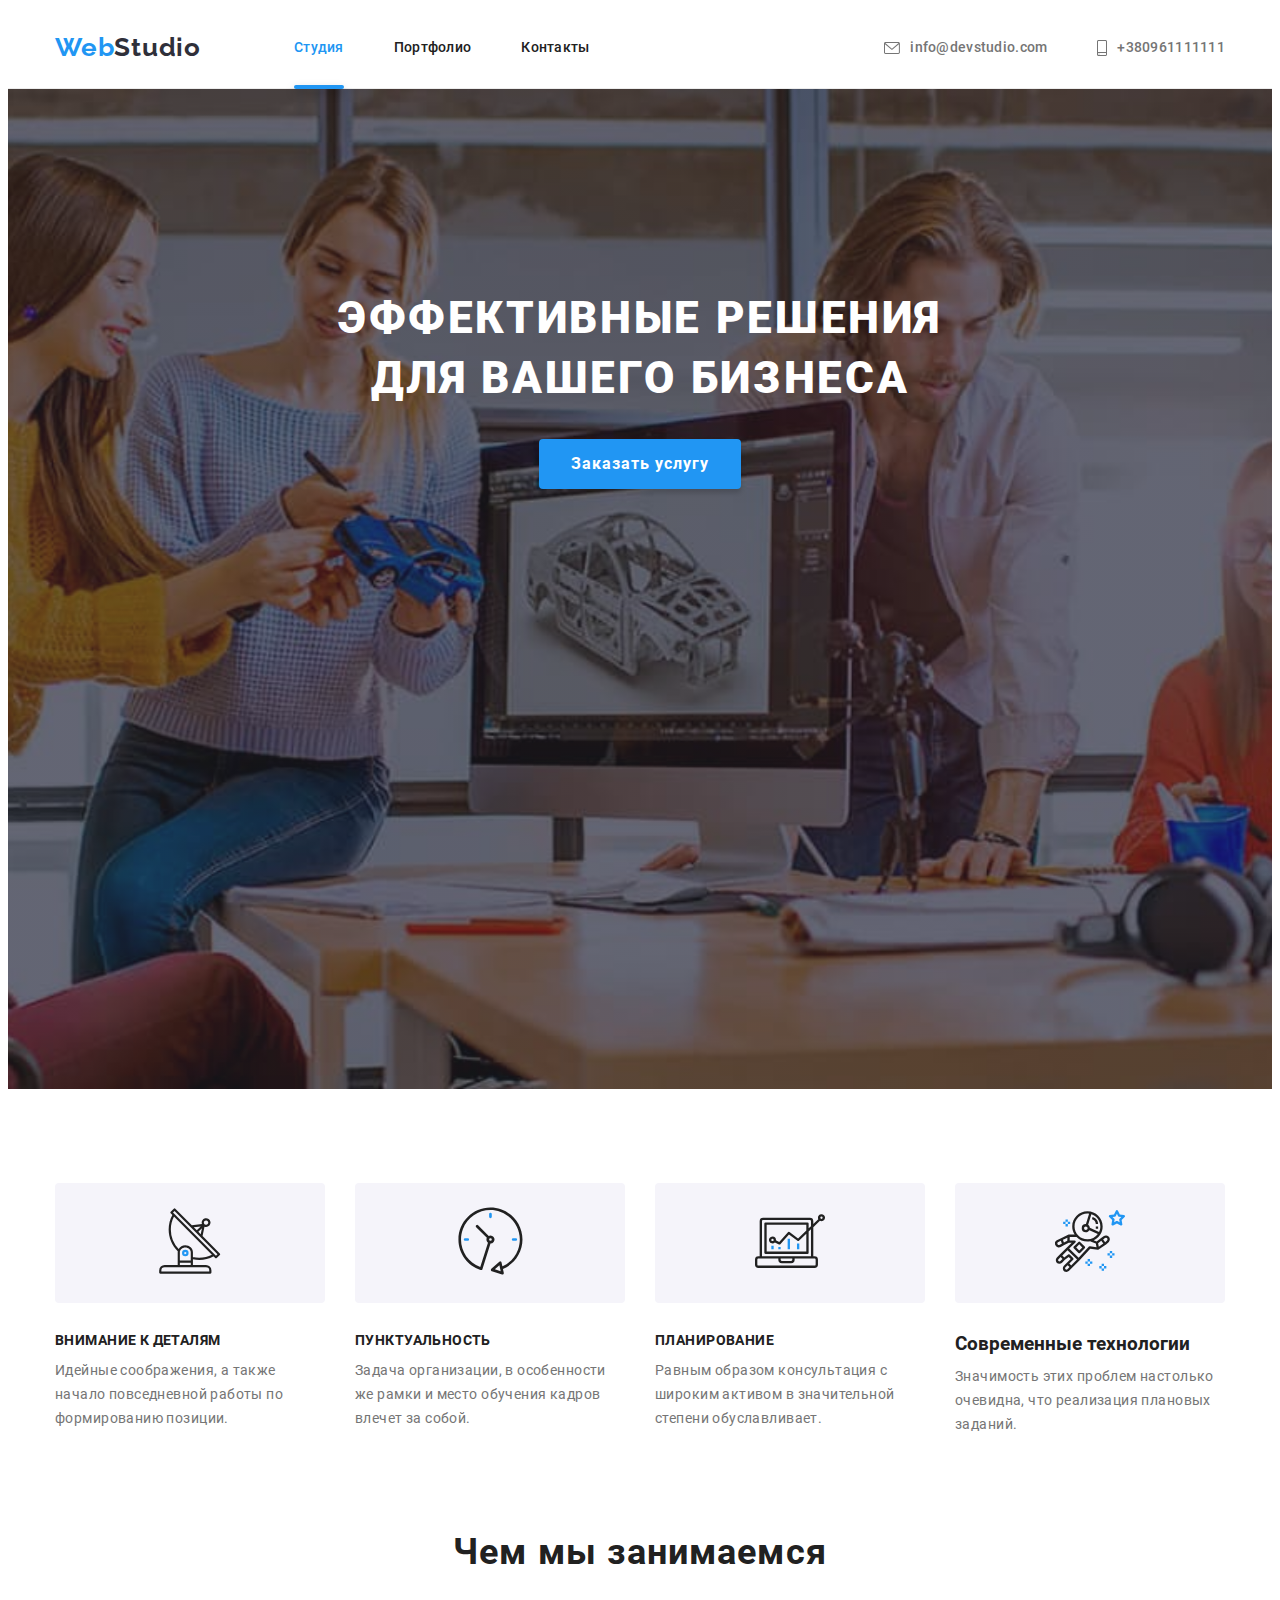
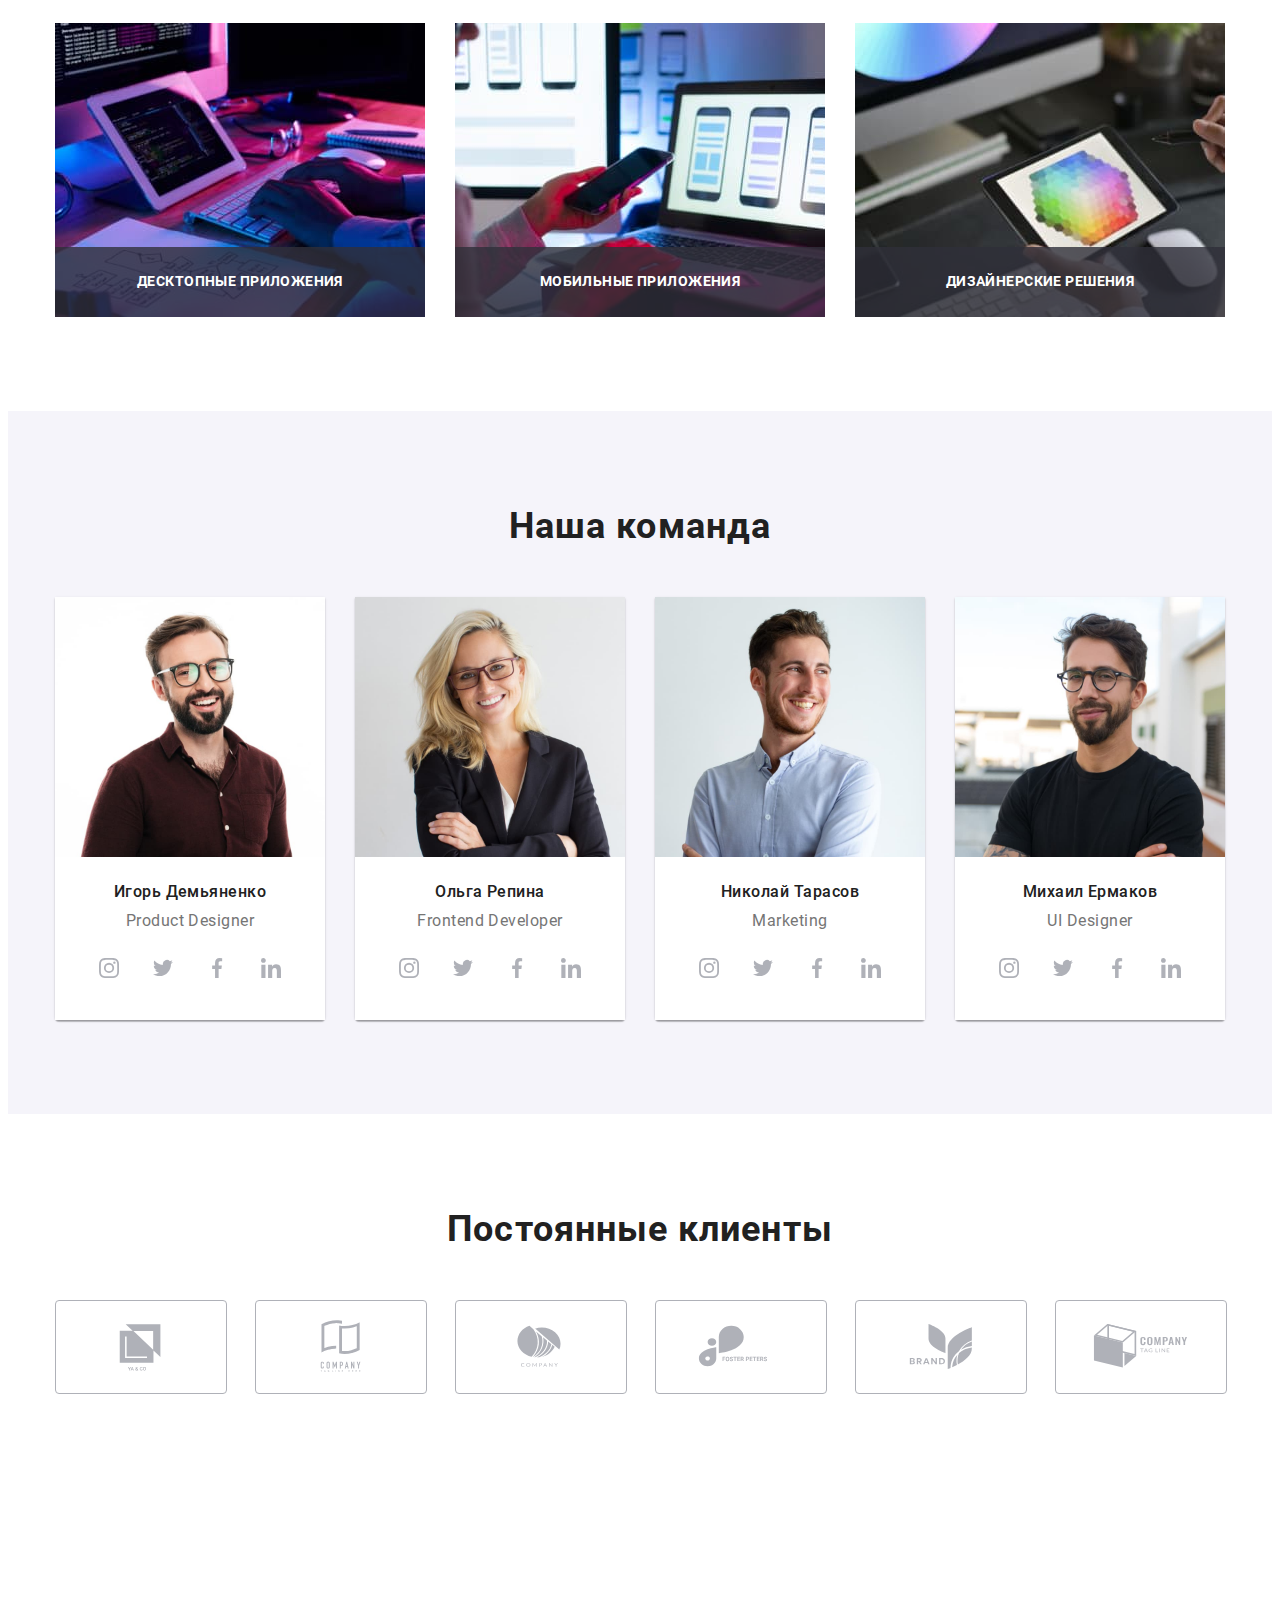
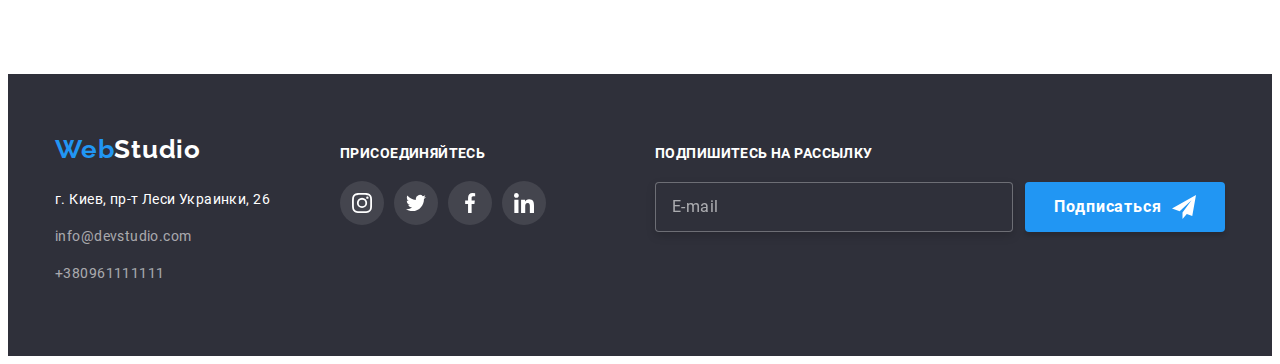
<file: index.html>
<!DOCTYPE html>
<html lang="ru">
  <head>
    <meta charset="UTF-8" />
    <meta http-equiv="X-UA-Compatible" content="IE=edge" />
    <meta name="viewport" content="width=device-width, initial-scale=1.0" />
    <link
      rel="stylesheet"
      href="https://cdnjs.cloudflare.com/ajax/libs/modern-normalize/1.1.0/modern-normalize.min.css"
      integrity="sha512-wpPYUAdjBVSE4KJnH1VR1HeZfpl1ub8YT/NKx4PuQ5NmX2tKuGu6U/JRp5y+Y8XG2tV+wKQpNHVUX03MfMFn9Q=="
      crossorigin="anonymous"
      referrerpolicy="no-referrer"
    />
    <!--<link
      href="https://fonts.googleapis.com/css2?family=Raleway:wght@700&family=Roboto:wght@400;500;700;900&display=swap"
      rel="stylesheet"
    />-->
    <title>Document</title>
    <link rel="stylesheet" href="./css/main.min.css" />
  </head>
  <body class="webstudio">
    <header class="page__header">
      <div class="container nav__main">
        <a href="" lang="en" class="nav__logo link"
          >Web<span class="nav__text" lang="en">Studio</span></a
        >
        <nav class="nav__site">
          <ul class="nav__list link">
            <li class="nav__item">
              <a href="./index.html" class="nav__link link current">Студия</a>
            </li>
            <li class="nav__item">
              <a href="./portfolio.html" class="nav__link link">Портфолио</a>
            </li>
            <li class="nav__item">
              <a href="" class="nav__link link">Контакты</a>
            </li>
          </ul>
        </nav>

        <ul class="contacts link">
          <li class="contacts__item">
            <a href="" class="contacts__link link">
              <svg class="contacts__pic" width="16" height="12">
                <use href="./images/icons.svg#icon-envelope"></use>
              </svg>
              info@devstudio.com</a
            >
          </li>
          <li class="contacts__item">
            <a href="" class="contacts__link link">
              <svg class="contacts__pic" width="10" height="16">
                <use href="./images/icons.svg#icon-smartphone"></use>
              </svg>
              +380961111111</a
            >
          </li>
        </ul>
      </div>
    </header>

    <main class="hero">
      <section class="decision">
        <div class="container">
          <h1 class="decision__title">
            Эффективные решения<br />для вашего бизнеса
          </h1>
          <button type="button" class="decision__btn" data-modal-open>
            Заказать услугу
          </button>
        </div>
      </section>
      <section class="benefits section">
        <div class="container">
          <h2 class="visually-hidden">Наши преимущества</h2>

          <ul class="benefits__list link">
            <li class="benefits__item">
              <div class="benefits__wrapper">
                <a href="" class="benefits__link">
                  <svg class="benefits__icon" width="65.32" height="70">
                    <use href="./images/icons.svg#icon-antenna"></use>
                  </svg>
                </a>
              </div>
              <h3 class="benefits__title">Внимание к деталям</h3>
              <p class="benefits__text">
                Идейные соображения, а также начало повседневной работы по
                формированию позиции.
              </p>
            </li>
            <li class="benefits__item">
              <div class="benefits__wrapper">
                <a href="" class="benefits__link">
                  <svg class="benefits__icon" width="66.96" height="70">
                    <use href="./images/icons.svg#icon-clock"></use>
                  </svg>
                </a>
              </div>
              <h3 class="benefits__title">Пунктуальность</h3>
              <p class="benefits__text">
                Задача организации, в особенности же рамки и место обучения
                кадров влечет за собой.
              </p>
            </li>
            <li class="benefits__item">
              <div class="benefits__wrapper">
                <a href="" class="benefits__link">
                  <svg class="benefits__icon" width="70" height="70">
                    <use href="./images/icons.svg#icon-diagram"></use>
                  </svg>
                </a>
              </div>
              <h3 class="benefits__title">Планирование</h3>
              <p class="benefits__text">
                Равным образом консультация с широким активом в значительной
                степени обуславливает.
              </p>
            </li>
            <li class="benefits__item">
              <div class="benefits__wrapper">
                <a href="" class="benefits__link">
                  <svg class="benefits__icon" width="70" height="70">
                    <use href="./images/icons.svg#icon-astronaut"></use>
                  </svg>
                </a>
              </div>
              <h3 class="benefit__title">Современные технологии</h3>
              <p class="benefits__text">
                Значимость этих проблем настолько очевидна, что реализация
                плановых заданий.
              </p>
            </li>
          </ul>
        </div>
      </section>
      <section class="works">
        <div class="container">
          <h2 class="works__title">Чем мы занимаемся</h2>
          <ul class="works__list link">
            <li class="works__item">
              <div class="works__wrapper">
                <img
                  src="./images/img_1.jpg"
                  alt="Работа за компьютером"
                  width="370"
                />
                <div class="works__wrapper__picture">
                  <h3 class="works__text__describe">Десктопные приложения</h3>
                </div>
              </div>
            </li>
            <li class="works__item">
              <div class="works__wrapper">
                <img
                  src="./images/img_2.jpg"
                  alt="Работа в мобильном приложении"
                  width="370"
                />
                <div class="works__wrapper__picture">
                  <h3 class="works__text__describe">Мобильные приложения</h3>
                </div>
              </div>
            </li>
            <li class="works__item">
              <div class="works__wrapper">
                <img
                  src="./images/img_3.jpg"
                  alt="Работа с планшетом"
                  width="370"
                />
                <div class="works__wrapper__picture">
                  <h3 class="works__text__describe">Дизайнерские решения</h3>
                </div>
              </div>
            </li>
          </ul>
        </div>
      </section>
      <section class="team section">
        <div class="container">
          <h2 class="team__title">Наша команда</h2>
          <ul class="team__list link">
            <li class="team__photo">
              <img
                src="./images/img_4.jpg"
                lang="en"
                alt="Product Designer"
                width="270"
              />
              <div class="team__wrapper">
                <h3 class="team__title__participant">Игорь Демьяненко</h3>
                <p class="team__text" lang="en">Product Designer</p>
                <ul class="social-sites link">
                  <li class="social-sites__item">
                    <a href="" class="social-sites__link">
                      <svg class="social-sites__icon" width="20" height="20">
                        <use href="./images/icons.svg#icon-instagram"></use>
                      </svg>
                    </a>
                  </li>
                  <li class="social-sites__item">
                    <a href="" class="social-sites__link">
                      <svg class="social-sites__icon" width="20" height="20">
                        <use href="./images/icons.svg#icon-twitter"></use>
                      </svg>
                    </a>
                  </li>
                  <li class="social-sites__item">
                    <a href="" class="social-sites__link">
                      <svg class="social-sites__icon" width="20" height="20">
                        <use href="./images/icons.svg#icon-facebook"></use>
                      </svg>
                    </a>
                  </li>
                  <li class="social-sites__item">
                    <a href="" class="social-sites__link">
                      <svg class="social-sites__icon" width="20" height="20">
                        <use href="./images/icons.svg#icon-linkedin"></use>
                      </svg>
                    </a>
                  </li>
                </ul>
              </div>
            </li>
            <li class="team__photo">
              <img
                src="./images/img_5.jpg"
                lang="en"
                alt="Frontend Developer"
                width="270"
              />
              <div class="team__wrapper">
                <h3 class="team__title__participant">Ольга Репина</h3>
                <p class="team__text" lang="en">Frontend Developer</p>
                <ul class="social-sites link">
                  <li class="social-sites__item">
                    <a href="" class="social-sites__link">
                      <svg class="social-sites__icon" width="20" height="20">
                        <use href="./images/icons.svg#icon-instagram"></use>
                      </svg>
                    </a>
                  </li>
                  <li class="social-sites__item">
                    <a href="" class="social-sites__link">
                      <svg class="social-sites__icon" width="20" height="20">
                        <use href="./images/icons.svg#icon-twitter"></use>
                      </svg>
                    </a>
                  </li>
                  <li class="social-sites__item">
                    <a href="" class="social-sites__link">
                      <svg class="social-sites__icon" width="20" height="20">
                        <use href="./images/icons.svg#icon-facebook"></use>
                      </svg>
                    </a>
                  </li>
                  <li class="social-sites__item">
                    <a href="" class="social-sites__link">
                      <svg class="social-sites__icon" width="20" height="20">
                        <use href="./images/icons.svg#icon-linkedin"></use>
                      </svg>
                    </a>
                  </li>
                </ul>
              </div>
            </li>
            <li class="team__photo">
              <img
                src="./images/img_6.jpg"
                lang="en"
                alt="Marketing"
                width="270"
              />
              <div class="team__wrapper">
                <h3 class="team__title__participant">Николай Тарасов</h3>
                <p class="team__text" lang="en">Marketing</p>
                <ul class="social-sites link">
                  <li class="social-sites__item">
                    <a href="" class="social-sites__link">
                      <svg class="social-sites__icon" width="20" height="20">
                        <use href="./images/icons.svg#icon-instagram"></use>
                      </svg>
                    </a>
                  </li>
                  <li class="social-sites__item">
                    <a href="" class="social-sites__link">
                      <svg class="social-sites__icon" width="20" height="20">
                        <use href="./images/icons.svg#icon-twitter"></use>
                      </svg>
                    </a>
                  </li>
                  <li class="social-sites__item">
                    <a href="" class="social-sites__link">
                      <svg class="social-sites__icon" width="20" height="20">
                        <use href="./images/icons.svg#icon-facebook"></use>
                      </svg>
                    </a>
                  </li>
                  <li class="social-sites__item">
                    <a href="" class="social-sites__link">
                      <svg class="social-sites__icon" width="20" height="20">
                        <use href="./images/icons.svg#icon-linkedin"></use>
                      </svg>
                    </a>
                  </li>
                </ul>
              </div>
            </li>
            <li class="team__photo">
              <img
                src="./images/img_7.jpg"
                lang="en"
                alt="UI Designer"
                width="270"
              />
              <div class="team__wrapper">
                <h3 class="team__title__participant">Михаил Ермаков</h3>
                <p class="team__text" lang="en">UI Designer</p>
                <ul class="social-sites link">
                  <li class="social-sites__item">
                    <a href="" class="social-sites__link">
                      <svg class="social-sites__icon" width="20" height="20">
                        <use href="./images/icons.svg#icon-instagram"></use>
                      </svg>
                    </a>
                  </li>
                  <li class="social-sites__item">
                    <a href="" class="social-sites__link">
                      <svg class="social-sites__icon" width="20" height="20">
                        <use href="./images/icons.svg#icon-twitter"></use>
                      </svg>
                    </a>
                  </li>
                  <li class="social-sites__item">
                    <a href="" class="social-sites__link">
                      <svg class="social-sites__icon" width="20" height="20">
                        <use href="./images/icons.svg#icon-facebook"></use>
                      </svg>
                    </a>
                  </li>
                  <li class="social-sites__item">
                    <a href="" class="social-sites__link">
                      <svg class="social-sites__icon" width="20" height="20">
                        <use href="./images/icons.svg#icon-linkedin"></use>
                      </svg>
                    </a>
                  </li>
                </ul>
              </div>
            </li>
          </ul>
        </div>
      </section>
      <section class="client">
        <div class="container">
          <h3 class="client__title">Постоянные клиенты</h3>
          <ul class="client__list link">
            <li class="client__logo">
              <a href="" class="client__link">
                <svg class="client__logo__item" width="106" height="60">
                  <use href="./images/icons.svg#icon-Logo-6"></use>
                </svg>
              </a>
            </li>
            <li class="client__logo">
              <a href="" class="client__link">
                <svg class="client__logo__item" width="106" height="60">
                  <use href="./images/icons.svg#icon-Logo-7"></use></svg
              ></a>
            </li>
            <li class="client__logo">
              <a href="" class="client__link">
                <svg class="client__logo__item" width="106" height="60">
                  <use href="./images/icons.svg#icon-Logo-8"></use>
                </svg>
              </a>
            </li>
            <li class="client__logo">
              <a href="" class="client__link">
                <svg class="client__logo__item" width="106" height="60">
                  <use href="./images/icons.svg#icon-Logo-9"></use>
                </svg>
              </a>
            </li>
            <li class="client__logo">
              <a href="" class="client__link">
                <svg class="client__logo__item" width="106" height="60">
                  <use href="./images/icons.svg#icon-Logo-10"></use>
                </svg>
              </a>
            </li>
            <li class="client__logo">
              <a href="" class="client__link">
                <svg class="client__logo__item" width="106" height="60">
                  <use href="./images/icons.svg#icon-Logo-11"></use>
                </svg>
              </a>
            </li>
          </ul>
        </div>
      </section>
    </main>
    <footer class="adress">
      <div class="container adress__container">
        <div class="adress__wrapper all__footer">
          <a href="" class="adress__logo link" lang="en"
            >Web<span class="adress__logo__decor">Studio</span></a
          >
          <address>
            <ul class="adress__list link">
              <li class="adress__item">
                <a href="" class="adress__link link"
                  >г. Киев, пр-т Леси Украинки, 26</a
                >
              </li>
              <li class="adress__item">
                <a href="" class="adress__link__mail link"
                  >info@devstudio.com</a
                >
              </li>
              <li class="adress__item">
                <a href="" class="adress__link__phone link">+380961111111</a>
              </li>
            </ul>
          </address>
        </div>
        <div class="join__footer all-footer">
          <strong class="join__text">присоединяйтесь</strong>
          <ul class="join__list link">
            <li class="join__item">
              <a href="" class="join__link">
                <svg class="join__svg" width="20" height="20">
                  <use href="./images/icons.svg#icon-instagram"></use>
                </svg>
              </a>
            </li>
            <li class="join__item">
              <a href="" class="join__link">
                <svg class="join__svg" width="20" height="20">
                  <use href="./images/icons.svg#icon-twitter"></use>
                </svg>
              </a>
            </li>
            <li class="join__item">
              <a href="" class="join__link">
                <svg class="join__svg" width="20" height="20">
                  <use href="./images/icons.svg#icon-facebook"></use>
                </svg>
              </a>
            </li>
            <li class="join__item">
              <a href="" class="join__link">
                <svg class="join__svg" width="20" height="20">
                  <use href="./images/icons.svg#icon-linkedin"></use>
                </svg>
              </a>
            </li>
          </ul>
        </div>
        <div class="subscription">
          <strong class="subscription__text">Подпишитесь на рассылку</strong>
          <form class="subscription__form">
            <input
              class="subscription__email"
              name="subscription"
              type="email"
              placeholder="E-mail"
              id="footer-email"
            />
            <button type="submit" class="subscription__btn">
              Подписаться
              <svg class="subscription__pic" width="24" height="24">
                <use href="./images/icons.svg#icon-icon-send"></use>
              </svg>
            </button>
          </form>
        </div>
      </div>
    </footer>
    <div class="backdrop is-hidden" data-modal>
      <div class="modal">
        <button type="button" class="modal-close-btn" data-modal-close>
          <svg class="join-svg-cross" width="11" height="11">
            <use href="./images/icons.svg#icon-cross"></use>
          </svg>
        </button>
        <form class="modal-field-form">
          <p class="modal-field-head">
            Оставьте свои данные, мы вам перезвоним
          </p>
          <label for="user-name" class="modal-field">Имя</label>
          <div class="modal-input-wrapper">
            <input
              class="modal-input"
              type="text"
              name="name"
              id="user-name"
              placeholder=" "
              required
            />
            <svg class="user-icon-modal" width="18" height="18">
              <use href="./images/icons.svg#icon-person-black"></use>
            </svg>
          </div>
          <label for="tel" class="modal-field">Телефон</label>
          <div class="modal-input-wrapper">
            <input
              class="modal-input"
              type="tel"
              name="phone"
              id="tel"
              placeholder=" "
              required
              minlength="13"
              maxlength="13"
              pattern="[\+]\d{3}\s[\(]\d{2}[\)]\s\d{3}[\-]\d{2}[\-]\d{2}"
            />
            <svg class="user-icon-modal" width="18" height="18">
              <use href="./images/icons.svg#icon-phone-black"></use>
            </svg>
          </div>
          <label for="mail" class="modal-field">Почта</label>
          <div class="modal-input-wrapper">
            <input
              class="modal-input"
              type="email"
              name="email"
              id="mail"
              placeholder=" "
              required
            />
            <svg class="user-icon-modal" width="18" height="18">
              <use href="./images/icons.svg#icon-email-black"></use>
            </svg>
          </div>
          <label for="modal-text" class="modal-field">Комментарий</label>
          <textarea
            name="modal-text"
            id="modal-text"
            class="modal-text"
            placeholder="Введите текст"
          ></textarea>
          <div class="checkbox">
            <input
              class="modal-input checkbox-square visually-hidden"
              type="checkbox"
              name="agreement"
              id="agreement"
            />
            <label for="agreement" class="modal-field privacy"
              ><span class="icon-check">
                <svg class="check-icon" width="16" height="15">
                  <use href="./images/icons.svg#form-check"></use></svg
              ></span>
              Соглашаюсь с рассылкой и принимаю&ensp;<a
                class="agreement-act"
                href=""
                >Условия договора</a
              ></label
            >
          </div>
          <button type="submit" class="modal-btn-submit">Отправить</button>
        </form>
      </div>
    </div>

    <script src="./js/modal.js"></script>
  </body>
</html>
</file>
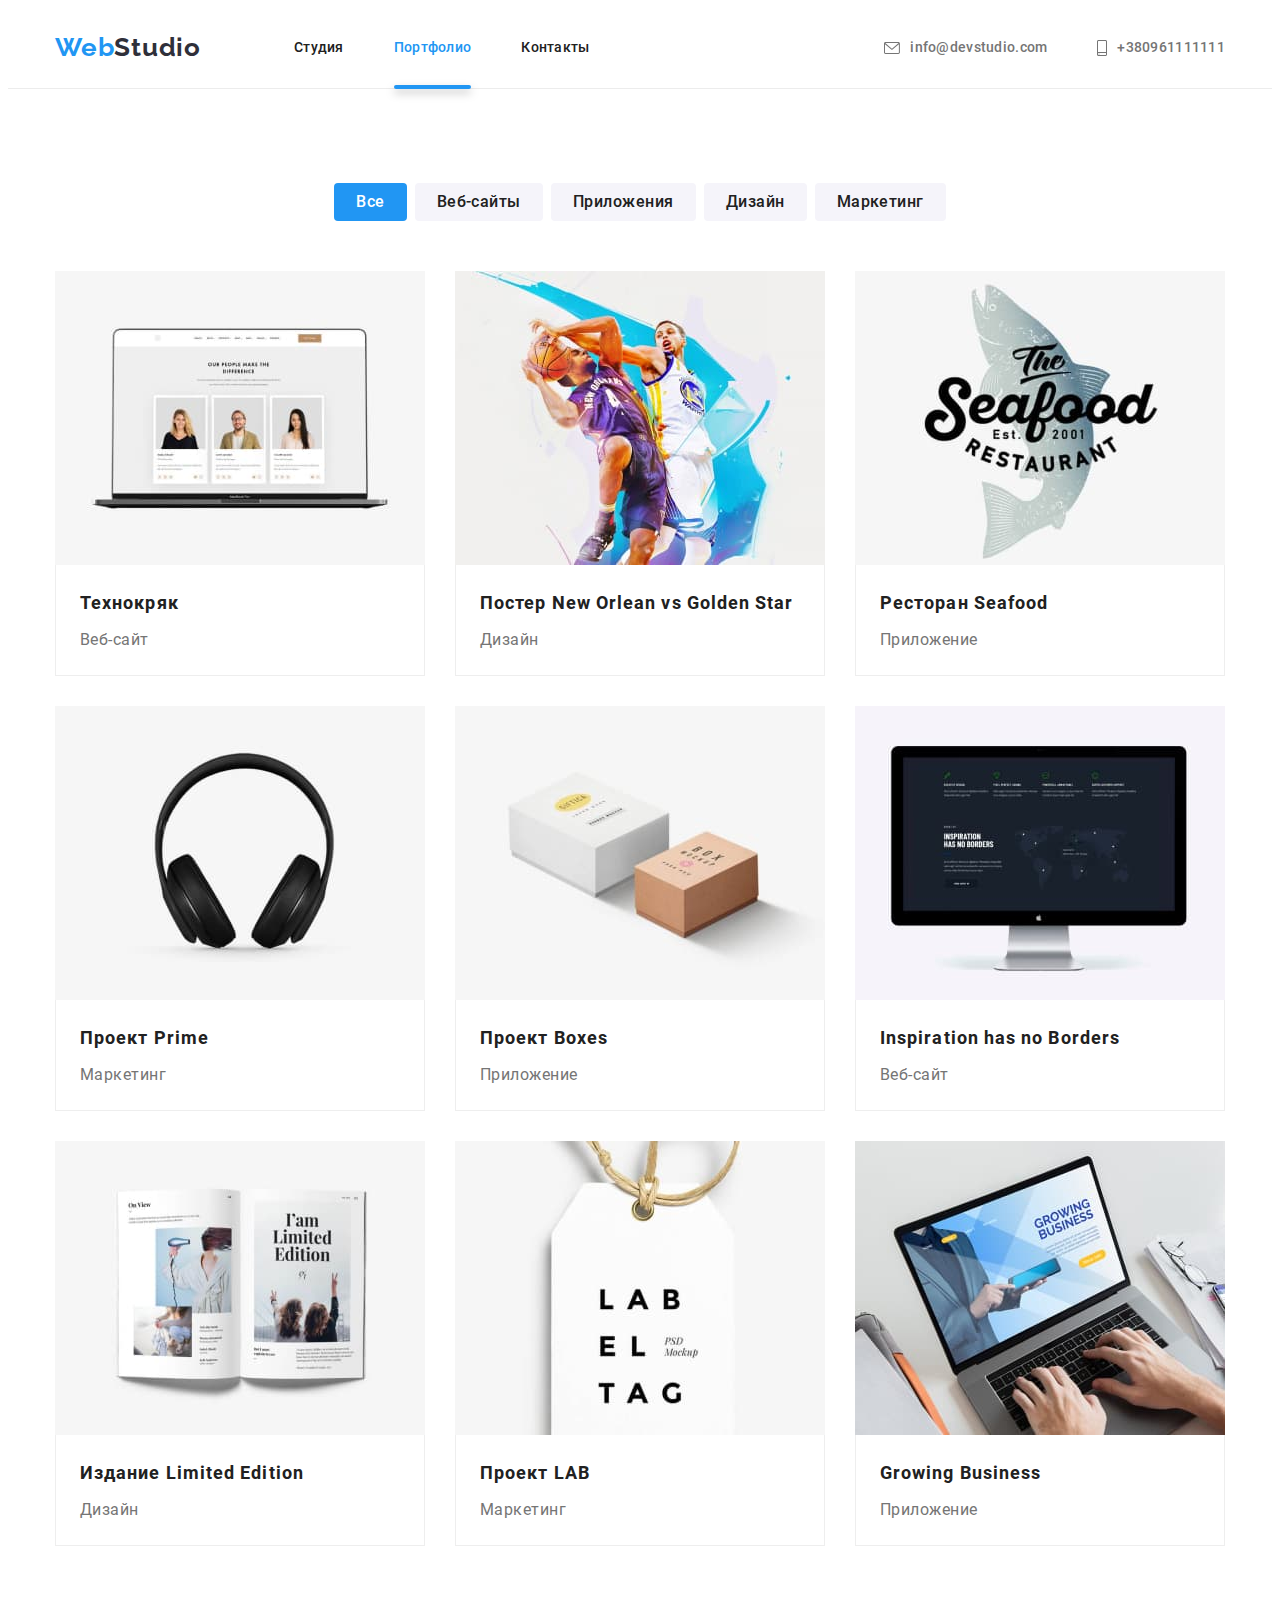
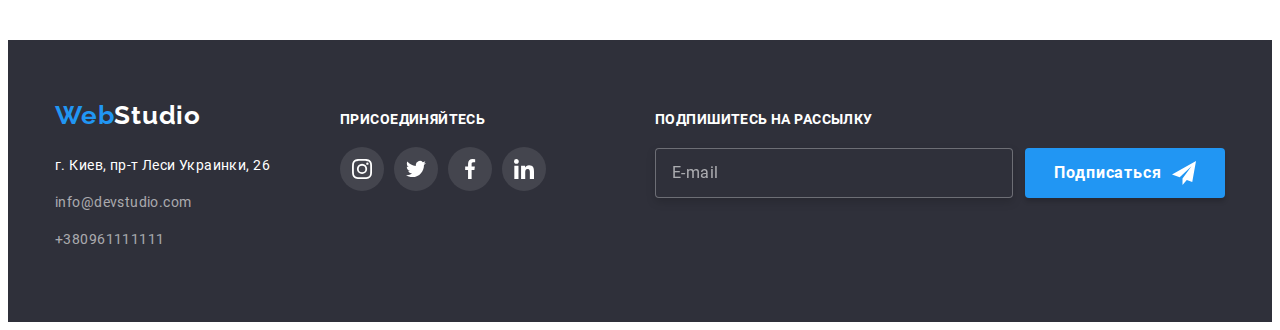
<file: portfolio.html>
<!DOCTYPE html>
<html lang="ru">
  <head>
    <meta charset="UTF-8" />
    <meta http-equiv="X-UA-Compatible" content="IE=edge" />
    <meta name="viewport" content="width=device-width, initial-scale=1.0" />
    <link
      rel="stylesheet"
      href="https://cdnjs.cloudflare.com/ajax/libs/modern-normalize/1.1.0/modern-normalize.min.css"
      integrity="sha512-wpPYUAdjBVSE4KJnH1VR1HeZfpl1ub8YT/NKx4PuQ5NmX2tKuGu6U/JRp5y+Y8XG2tV+wKQpNHVUX03MfMFn9Q=="
      crossorigin="anonymous"
      referrerpolicy="no-referrer"
    />
    <!--<link
      href="https://fonts.googleapis.com/css2?family=Raleway:wght@700&family=Roboto:wght@400;500;700;900&display=swap"
      rel="stylesheet"
    />-->
    <title>Document</title>
    <link rel="stylesheet" href="./css/main.min.css" />
  </head>
  <body>
    <header class="page__header">
      <div class="container nav__main">
        <a href="" lang="en" class="nav__logo link"
          >Web<span class="nav__text" lang="en">Studio</span></a
        >
        <nav class="nav__site">
          <ul class="nav__list link">
            <li class="nav__item">
              <a href="./index.html" class="nav__link link">Студия</a>
            </li>
            <li class="nav__item">
              <a href="./portfolio.html" class="nav__link link current"
                >Портфолио</a
              >
            </li>
            <li class="nav__item">
              <a href="" class="nav__link link">Контакты</a>
            </li>
          </ul>
        </nav>

        <ul class="contacts link">
          <li class="contacts__item">
            <a href="" class="contacts__link link">
              <svg class="contacts__pic" width="16" height="12">
                <use href="./images/icons.svg#icon-envelope"></use>
              </svg>
              info@devstudio.com</a
            >
          </li>
          <li class="contacts__item">
            <a href="" class="contacts__link link">
              <svg class="contacts__pic" width="10" height="16">
                <use href="./images/icons.svg#icon-smartphone"></use>
              </svg>
              +380961111111</a
            >
          </li>
        </ul>
      </div>
    </header>
    <main class="portfolio-examples">
      <section class="portfolio__page">
        <div class="container">
          <h1 class="portfolio__title visually-hidden">Портфолио</h1>
          <ul class="portfolio__list link">
            <li class="portfolio__item">
              <button type="button" class="portfolio__btn list-btn">Все</button>
            </li>
            <li class="portfolio__item">
              <button type="button" class="portfolio__btn">Веб-сайты</button>
            </li>
            <li class="portfolio__item">
              <button type="button" class="portfolio__btn">Приложения</button>
            </li>
            <li class="portfolio__item">
              <button type="button" class="portfolio__btn">Дизайн</button>
            </li>
            <li class="portfolio__item">
              <button type="button" class="portfolio__btn">Маркетинг</button>
            </li>
          </ul>
          <ul class="examples link">
            <li class="examples__item">
              <a href="" class="examples__link">
                <div class="examples__pictures">
                  <img
                    src="./images/technokrjak.jpg"
                    alt="Технокряк"
                    width="370"
                    height="294"
                  />
                  <p class="examples__text">
                    Ресурс предлагает комплексные предложения с разным уровнем
                    функционала и сервисов. Все это позволит посетителю получить
                    исчерпывающие сведения о компании или частном лице.
                  </p>
                </div>
                <div class="examples__wrapper">
                  <h2 class="examples__title">Технокряк</h2>
                  <p class="examles__text__describe">Веб-сайт</p>
                </div>
              </a>
            </li>
            <li class="examples__item">
              <a href="" class="examples__link">
                <div class="examples__pictures">
                  <img
                    src="./images/new-orlean.jpg"
                    alt="Постер Новый Орлеан"
                    width="370"
                    height="294"
                  />
                  <p class="examples__text">
                    Ресурс предлагает комплексные предложения с разным уровнем
                    функционала и сервисов. Все это позволит посетителю получить
                    исчерпывающие сведения о компании или частном лице.
                  </p>
                </div>
                <div class="examples__wrapper">
                  <h2 class="examples__title">
                    Постер <span lang="en">New Orlean vs Golden Star</span>
                  </h2>
                  <p class="examles__text__describe">Дизайн</p>
                </div>
              </a>
            </li>
            <li class="examples__item">
              <a href="" class="examples__link">
                <div class="examples__pictures">
                  <img
                    src="./images/seafood.jpg"
                    alt="Ресторан морской еды"
                    width="370"
                    height="294"
                  />
                  <p class="examples__text">
                    Ресурс предлагает комплексные предложения с разным уровнем
                    функционала и сервисов. Все это позволит посетителю получить
                    исчерпывающие сведения о компании или частном лице.
                  </p>
                </div>
                <div class="examples__wrapper">
                  <h2 class="examples__title">
                    Ресторан <span lang="en">Seafood</span>
                  </h2>
                  <p class="examles__text__describe">Приложение</p>
                </div>
              </a>
            </li>
            <li class="examples__item">
              <a href="" class="examples__link">
                <div class="examples__pictures">
                  <img
                    src="./images/prime.jpg"
                    alt="Основной проэкт"
                    width="370"
                    height="294"
                  />
                  <p class="examples__text">
                    Ресурс предлагает комплексные предложения с разным уровнем
                    функционала и сервисов. Все это позволит посетителю получить
                    исчерпывающие сведения о компании или частном лице.
                  </p>
                </div>
                <div class="examples__wrapper">
                  <h2 class="examples__title">
                    Проект <span lang="en">Prime</span>
                  </h2>
                  <p class="examles__text__describe">Маркетинг</p>
                </div>
              </a>
            </li>
            <li class="examples__item">
              <a href="" class="examples__link">
                <div class="examples__pictures">
                  <img
                    src="./images/boxes.jpg"
                    alt="Проэкт коробки"
                    width="370"
                    height="294"
                  />
                  <p class="examples__text">
                    Ресурс предлагает комплексные предложения с разным уровнем
                    функционала и сервисов. Все это позволит посетителю получить
                    исчерпывающие сведения о компании или частном лице.
                  </p>
                </div>
                <div class="examples__wrapper">
                  <h2 class="examples__title">
                    Проект <span lang="en">Boxes</span>
                  </h2>
                  <p class="examles__text__describe">Приложение</p>
                </div>
              </a>
            </li>
            <li class="examples__item">
              <a href="" class="examples__link">
                <div class="examples__pictures">
                  <img
                    src="./images/inspiration.jpg"
                    alt="Вдохновение не имеет границ"
                    width="370"
                    height="294"
                  />
                  <p class="examples__text">
                    Ресурс предлагает комплексные предложения с разным уровнем
                    функционала и сервисов. Все это позволит посетителю получить
                    исчерпывающие сведения о компании или частном лице.
                  </p>
                </div>
                <div class="examples__wrapper">
                  <h2 class="examples__title" lang="en">
                    Inspiration has no Borders
                  </h2>
                  <p class="examles__text__describe">Веб-сайт</p>
                </div>
              </a>
            </li>
            <li class="examples__item">
              <a href="" class="examples__link">
                <div class="examples__pictures">
                  <img
                    src="./images/jurnal.jpg"
                    alt="Лимитированное издание"
                    width="370"
                    height="294"
                  />
                  <p class="examples__text">
                    Ресурс предлагает комплексные предложения с разным уровнем
                    функционала и сервисов. Все это позволит посетителю получить
                    исчерпывающие сведения о компании или частном лице.
                  </p>
                </div>
                <div class="examples__wrapper">
                  <h2 class="examples__title">
                    Издание <span lang="en">Limited Edition</span>
                  </h2>
                  <p class="examles__text__describe">Дизайн</p>
                </div>
              </a>
            </li>
            <li class="examples__item">
              <a href="" class="examples__link">
                <div class="examples__pictures">
                  <img
                    src="./images/lab.jpg"
                    alt="Проект лаборатория"
                    width="370"
                    height="294"
                  />
                  <p class="examples__text">
                    Ресурс предлагает комплексные предложения с разным уровнем
                    функционала и сервисов. Все это позволит посетителю получить
                    исчерпывающие сведения о компании или частном лице.
                  </p>
                </div>
                <div class="examples__wrapper">
                  <h2 class="examples__title">
                    Проект <span lang="en">LAB</span>
                  </h2>
                  <p class="examles__text__describe">Маркетинг</p>
                </div>
              </a>
            </li>
            <li class="examples__item">
              <a href="" class="examples__link">
                <div class="examples__pictures">
                  <img
                    src="./images/bussines.jpg"
                    alt="Улучшение бизнеса"
                    width="370"
                    height="294"
                  />
                  <p class="examples__text">
                    Ресурс предлагает комплексные предложения с разным уровнем
                    функционала и сервисов. Все это позволит посетителю получить
                    исчерпывающие сведения о компании или частном лице.
                  </p>
                </div>
                <div class="examples__wrapper">
                  <h2 class="examples__title" lang="en">Growing Business</h2>
                  <p class="examles__text__describe">Приложение</p>
                </div>
              </a>
            </li>
          </ul>
        </div>
      </section>
    </main>
    <footer class="adress">
      <div class="container adress__container">
        <div class="adress__wrapper all__footer">
          <a href="" class="adress__logo link" lang="en"
            >Web<span class="adress__logo__decor">Studio</span></a
          >
          <address>
            <ul class="adress__list link">
              <li class="adress__item">
                <a href="" class="adress__link link"
                  >г. Киев, пр-т Леси Украинки, 26</a
                >
              </li>
              <li class="adress__item">
                <a href="" class="adress__link__mail link"
                  >info@devstudio.com</a
                >
              </li>
              <li class="adress__item">
                <a href="" class="adress__link__phone link">+380961111111</a>
              </li>
            </ul>
          </address>
        </div>
        <div class="join__footer all-footer">
          <strong class="join__text">присоединяйтесь</strong>
          <ul class="join__list link">
            <li class="join__item">
              <a href="" class="join__link">
                <svg class="join__svg" width="20" height="20">
                  <use href="./images/icons.svg#icon-instagram"></use>
                </svg>
              </a>
            </li>
            <li class="join__item">
              <a href="" class="join__link">
                <svg class="join__svg" width="20" height="20">
                  <use href="./images/icons.svg#icon-twitter"></use>
                </svg>
              </a>
            </li>
            <li class="join__item">
              <a href="" class="join__link">
                <svg class="join__svg" width="20" height="20">
                  <use href="./images/icons.svg#icon-facebook"></use>
                </svg>
              </a>
            </li>
            <li class="join__item">
              <a href="" class="join__link">
                <svg class="join__svg" width="20" height="20">
                  <use href="./images/icons.svg#icon-linkedin"></use>
                </svg>
              </a>
            </li>
          </ul>
        </div>
        <div class="subscription">
          <strong class="subscription__text">Подпишитесь на рассылку</strong>
          <form class="subscription__form">
            <input
              class="subscription__email"
              name="subscription"
              type="email"
              placeholder="E-mail"
              id="footer-email"
            />
            <button type="submit" class="subscription__btn">
              Подписаться
              <svg class="subscription__pic" width="24" height="24">
                <use href="./images/icons.svg#icon-icon-send"></use>
              </svg>
            </button>
          </form>
        </div>
      </div>
    </footer>
  </body>
</html>
</file>
<file: css/main.min.css>
@font-face{font-family:"Roboto";font-style:normal;font-weight:400;src:url("../fonts/roboto-v30-cyrillic-regular.eot");src:local(""),url("../fonts/roboto-v30-cyrillic-regular.eot?#iefix") format("embedded-opentype"),url("../fonts/roboto-v30-cyrillic-regular.woff2") format("woff2"),url("../fonts/roboto-v30-cyrillic-regular.woff") format("woff"),url("../fonts/roboto-v30-cyrillic-regular.ttf") format("truetype"),url("../fonts/roboto-v30-cyrillic-regular.svg#Roboto") format("svg")}@font-face{font-family:"Roboto";font-style:normal;font-weight:500;src:url("../fonts/roboto-v30-cyrillic-500.eot");src:local(""),url("../fonts/roboto-v30-cyrillic-500.eot?#iefix") format("embedded-opentype"),url("../fonts/roboto-v30-cyrillic-500.woff2") format("woff2"),url("../fonts/roboto-v30-cyrillic-500.woff") format("woff"),url("../fonts/roboto-v30-cyrillic-500.ttf") format("truetype"),url("../fonts/roboto-v30-cyrillic-500.svg#Roboto") format("svg")}@font-face{font-family:"Roboto";font-style:normal;font-weight:700;src:url("../fonts/roboto-v30-cyrillic-700.eot");src:local(""),url("../fonts/roboto-v30-cyrillic-700.eot?#iefix") format("embedded-opentype"),url("../fonts/roboto-v30-cyrillic-700.woff2") format("woff2"),url("../fonts/roboto-v30-cyrillic-700.woff") format("woff"),url("../fonts/roboto-v30-cyrillic-700.ttf") format("truetype"),url("../fonts/roboto-v30-cyrillic-700.svg#Roboto") format("svg")}@font-face{font-family:"Roboto";font-style:normal;font-weight:900;src:url("../fonts/roboto-v30-cyrillic-900.eot");src:local(""),url("../fonts/roboto-v30-cyrillic-900.eot?#iefix") format("embedded-opentype"),url("../fonts/roboto-v30-cyrillic-900.woff2") format("woff2"),url("../fonts/roboto-v30-cyrillic-900.woff") format("woff"),url("../fonts/roboto-v30-cyrillic-900.ttf") format("truetype"),url("../fonts/roboto-v30-cyrillic-900.svg#Roboto") format("svg")}@font-face{font-family:"Raleway";font-style:normal;font-weight:700;src:url("../fonts/raleway-v27-cyrillic-700.eot");src:local(""),url("../fonts/raleway-v27-cyrillic-700.eot?#iefix") format("embedded-opentype"),url("../fonts/raleway-v27-cyrillic-700.woff2") format("woff2"),url("../fonts/raleway-v27-cyrillic-700.woff") format("woff"),url("../fonts/raleway-v27-cyrillic-700.ttf") format("truetype"),url("../fonts/raleway-v27-cyrillic-700.svg#Raleway") format("svg")}:root{--header-color: #212121;--header-text-color: #2f303a;--main-color: #2196f3;--main-bgd-color: #ffffff;--main-team-color: #f5f4fa;--contacts-color: #757575}p,h1,h2,h3,h4,h5,h6{margin:0}ul{margin:0;padding-left:0}.section{width:1600px;padding-top:94px;padding-bottom:94px}body{font-family:"Roboto",sans-serif;color:var(--header-color);background-color:var(--main-bgd-color)}.link{list-style:none;text-decoration:none}.visually-hidden{position:absolute;width:1px;height:1px;margin:-1px;border:0;padding:0;white-space:nowrap;clip-path:inset(100%);clip:rect(0 0 0 0);overflow:hidden}.container{width:1200px;margin:0 auto;padding-right:15px;padding-left:15px;outline:1px solid rgba(0,0,0,0);box-sizing:border-box}.decision__btn{font-family:inherit;font-weight:700;font-size:16px;line-height:1.88;align-items:center;text-align:center;letter-spacing:.06em;color:var(--main-bgd-color);background:var(--main-color);box-shadow:0px 4px 4px rgba(0,0,0,.15);border-radius:4px;cursor:pointer;border:none;margin-top:30px;padding:10px 32px;outline:1px solid rgba(0,0,0,0);transition-property:background,box-shadow,border-radius;transition-duration:250ms;transition-timing-function:cubic-bezier(0.4, 0, 0.2, 1)}.decision__btn:hover,.decision__btn:focus{background:#188ce8;box-shadow:0px 4px 4px rgba(0,0,0,.15);border-radius:4px}.portfolio__btn{font-family:inherit;font-weight:500;font-size:16px;line-height:1.62;text-align:center;letter-spacing:.03em;color:var(--header-color);background:#f5f4fa;border-radius:4px;cursor:pointer;padding:6px 22px;border:none;transition-property:background,box-shadow,color;transition-duration:250ms;transition-timing-function:cubic-bezier(0.4, 0, 0.2, 1)}.portfolio__btn:hover,.portfolio__btn:focus{color:var(--main-bgd-color);background:var(--main-color);box-shadow:0px 3px 1px rgba(0,0,0,.1),0px 1px 2px rgba(0,0,0,.08),0px 2px 2px rgba(0,0,0,.12)}.list-btn{color:var(--main-bgd-color);background-color:var(--main-color)}.subscription__btn{letter-spacing:.06em;color:#fff;font-family:"Roboto",sans-serif;font-weight:700;font-size:16px;line-height:1.88;width:200px;height:50px;box-shadow:0px 4px 4px rgba(0,0,0,.15);border-radius:4px;display:flex;position:relative;cursor:pointer;background:#2196f3;border:none;margin-left:12px;align-items:center;justify-content:center;transition-property:background;transition-duration:250ms;transition-timing-function:cubic-bezier(0.4, 0, 0.2, 1)}.subscription__btn:hover,.subscription__btn:focus{background:#188ce8}.nav__logo{font-family:"Raleway",sans-serif;font-weight:700;font-size:26px;line-height:1.2;letter-spacing:.03em;color:var(--main-color);padding-top:24px;padding-bottom:25px;align-items:center;display:block;margin-right:93px;transition-property:text-decoration-color,outline,border-width;transition-duration:250ms;transition-timing-function:cubic-bezier(0.4, 0, 0.2, 1)}.nav__logo:hover,.nav__logo:focus{text-decoration-color:var(--main-color);outline:1px solid #ececec;border-width:100%}.client__logo{width:170px;height:92px;margin-left:30px}.client__logo:first-child{margin-left:0}.client__logo__item{fill:currentColor}.adress__logo{font-family:"Raleway",sans-serif;font-weight:700;font-size:26px;line-height:1.19;color:var(--main-color);letter-spacing:.03em;display:block;margin-bottom:20px;transition-property:text-decoration-color,outline;transition-duration:250ms;transition-timing-function:cubic-bezier(0.4, 0, 0.2, 1)}.adress__logo:hover,.adress__logo:focus{text-decoration-color:var(--main-color);outline:1px solid #ececec}.adress__logo__decor{color:var(--main-bgd-color)}.adress__container{display:flex;flex-wrap:wrap;align-items:baseline;justify-content:flex-start}.page__header{font-weight:500;font-size:14px;line-height:1.14;letter-spacing:.02em}.nav__main{display:flex;align-items:center}.nav__site .contacts{display:flex;align-items:center}.nav__link{padding-top:32px;padding-bottom:32px}.nav__list{display:flex;align-items:center}.link.current{color:var(--main-color)}.nav__item{position:relative;z-index:1}.current::after{content:"";display:block;width:100%;height:4px;background:#2196f3;border-radius:2px;position:absolute;filter:drop-shadow(0px 4px 4px rgba(0, 0, 0, 0.25));bottom:-1px}.nav__text{font-family:"Raleway",sans-serif;font-style:normal;font-weight:700;font-size:26px;line-height:1.19;letter-spacing:.03em;color:var(--header-text-color)}.nav__link{font-weight:500;font-size:14px;line-height:1.14;letter-spacing:.02em;color:var(--header-color);transition-property:color;transition-duration:250ms;transition-timing-function:cubic-bezier(0.4, 0, 0.2, 1);display:block}.nav__link:hover,.nav__link:focus{color:var(--main-color);text-decoration-color:var(--main-color)}.nav__item+.nav__item{margin-left:50px}.contacts{display:flex;margin-left:auto}.contacts .contacts__item+.contacts__item{margin-left:50px}.contacts__link{font-weight:500;font-size:14px;line-height:1.14;letter-spacing:.02em;color:var(--contacts-color);padding-top:32px;padding-bottom:32px;display:flex;align-items:center;justify-content:center;transition-property:color,text-decoration-color;transition-duration:250ms;transition-timing-function:cubic-bezier(0.4, 0, 0.2, 1)}.contacts__link:hover,.contacts__link:focus{color:var(--main-color);text-decoration-color:var(--main-color)}.contacts__pic{fill:currentColor;margin-right:10px}.decision__title{margin:0 auto;font-weight:900;font-size:44px;line-height:1.36;text-align:center;letter-spacing:.06em;text-transform:uppercase;color:var(--main-bgd-color);max-width:696px;outline:1px solid rgba(0,0,0,0)}.decision{text-align:center;height:600px;padding:200px 0;background-repeat:no-repeat;background-position:50% 50%;background-size:cover;max-width:1600px;background-image:linear-gradient(to right, rgba(47, 48, 58, 0.4), rgba(47, 48, 58, 0.4)),url(../images/hero.jpg);margin:0 auto;background-color:#c4c4c4}.benefits{width:100%}.benefits__list{display:block;display:flex}.benefits__list:last-child{margin-right:0}.benefits__title{font-weight:700;font-size:14px;line-height:1.14;text-transform:uppercase;letter-spacing:.03em;outline:1px solid rgba(0,0,0,0);display:block;display:flex;flex-basis:calc(25% - 30px)}.benefits__text{font-size:14px;line-height:1.71;color:var(--contacts-color);letter-spacing:.03em;margin-top:10px;outline:1px solid rgba(0,0,0,0);display:block;flex-basis:calc(25% - 30px)}.benefits__item{margin-right:30px}.benefits__wrapper{margin-bottom:30px;display:flex;background:var(--main-team-color);border-radius:4px;align-items:center;justify-content:center;width:270px;height:120px}.benefits__item:last-child{margin-right:0}.works{font-weight:700;font-size:36px;line-height:1.17;text-align:center;letter-spacing:.03em;width:100%;padding-bottom:94px}.works__title{font-weight:700;font-size:36px;line-height:1.17;text-align:center;letter-spacing:.03em;color:var(--header-color);outline:1px solid rgba(0,0,0,0);transition-property:text-decoration-color,text-decoration-line;transition-duration:250ms;transition-timing-function:cubic-bezier(0.4, 0, 0.2, 1)}.works__title:hover,.works__title:focus{text-decoration-line:underline;text-decoration-color:var(--main-color)}.works__list{display:flex;margin-top:50px}img{display:block;max-width:100%;height:auto}.works__item{margin-right:30px;outline:1px solid rgba(0,0,0,0);width:370px}.works__item:last-child{margin-right:0}.works__wrapper{position:relative}.works__text__describe{font-family:"Roboto",sans-serif;font-weight:700;font-size:14px;line-height:1.14;letter-spacing:.03em;align-items:center;text-transform:uppercase;color:#fff;display:flex;height:70px;width:100%;align-items:center;justify-content:center}.works__wrapper__picture{background:rgba(47,48,58,.8);width:100%;height:70px}.works__wrapper__picture{position:absolute;bottom:0;left:0}.team{font-weight:700;font-size:36px;line-height:1.17;text-align:center;background:var(--main-team-color);border-radius:0px;letter-spacing:.03em;width:100%}.team__title{font-weight:700;font-size:36px;line-height:1.17;text-align:center;background:var(--main-team-color);border-radius:0px;letter-spacing:.03em;display:block;margin-bottom:50px;outline:1px solid rgba(0,0,0,0);transition-property:text-decoration-color,text-decoration-line;transition-duration:250ms;transition-timing-function:cubic-bezier(0.4, 0, 0.2, 1)}.team__title:hover,.team__title:focus{text-decoration-line:underline;text-decoration-color:var(--main-color)}.team__list{display:flex}.team__list:nth-child(1n){margin-left:0}.team__list:nth-child(3n){margin-right:0}.team__photo+.team__photo{margin-left:30px}.team__photo{display:block;box-shadow:0px 1px 3px rgba(0,0,0,.12),0px 1px 1px rgba(0,0,0,.14),0px 2px 1px rgba(0,0,0,.2);border-radius:0px 0px 4px 4px}.team-position{text-align:center}.team__wrapper{background-color:var(--main-bgd-color);margin-top:-5px;padding:30px 32px}.team__title__participant{font-weight:500;font-size:16px;line-height:1.19;text-align:center;letter-spacing:.03em;color:var(--header-color);height:auto;display:block;margin-bottom:10px;transition-property:text-decoration-color,text-decoration-line;transition-duration:250ms;transition-timing-function:cubic-bezier(0.4, 0, 0.2, 1)}.team__title__participant:hover,.team__title__participant:focus{text-decoration-line:underline;text-decoration-color:var(--main-color)}.team__text{font-weight:400;font-size:16px;line-height:1.19;text-align:center;letter-spacing:.03em;color:var(--contacts-color);display:block;margin-bottom:16px;transition-property:text-decoration-color,text-decoration-line;transition-duration:250ms;transition-timing-function:cubic-bezier(0.4, 0, 0.2, 1)}.team__text:hover,.team__text:focus{text-decoration-line:underline;text-decoration-color:var(--main-color)}.social-sites{display:flex;justify-content:center}.social-sites__item{width:44px;height:44px;margin-left:10px}.social-sites__item:first-child{margin-left:0}.social-sites__link{display:block;width:100%;height:100%;border-radius:50%;background-color:var(--main-bgd-color);color:#afb1b8;display:flex;align-items:center;justify-content:center;transition-property:background-color,color;transition-duration:250ms;transition-timing-function:cubic-bezier(0.4, 0, 0.2, 1)}.social-sites__link:hover,.social-sites__link:focus{background-color:var(--main-color);color:#fff}.social-sites__link .social-sites__icon{fill:currentColor}.client{width:100%;height:372px;padding-top:94px;padding-bottom:94px}.client__title{font-weight:700;font-size:36px;line-height:1.17;text-align:center;letter-spacing:.03em;color:var(--header-color)}.client__list{display:flex;align-items:center;justify-content:center;margin-top:50px}.client__link{width:100%;height:100%;border:1px solid #afb1b8;border-radius:4px;display:flex;align-items:center;justify-content:center;color:#afb1b8;outline:rgba(0,0,0,0);transition-property:border-color,color;transition-duration:250ms;transition-timing-function:cubic-bezier(0.4, 0, 0.2, 1)}.client__link:hover,.client__link:focus{border-color:#2196f3;color:#2196f3}.adress{font-family:"Roboto",sans-serif;font-style:normal;font-size:14px;line-height:1.71;letter-spacing:.03em;background:var(--header-text-color);padding-top:60px;padding-bottom:60px;outline:1px solid rgba(0,0,0,0);width:100%}.join__footer{margin-left:70px}.adress__item{margin-bottom:9px}.adress__link{font-size:14px;line-height:2;color:var(--main-bgd-color);letter-spacing:.03em;display:block;transition-property:color,text-decoration-line;transition-duration:250ms;transition-timing-function:cubic-bezier(0.4, 0, 0.2, 1)}.adress__link:hover,.adress__link:focus{text-decoration-line:underline;text-decoration-color:var(--main-color);color:var(--main-color)}.adress__link__mail{font-size:14px;line-height:2;color:rgba(255,255,255,.6);letter-spacing:.03em;display:block;margin-bottom:9px;transition-property:color,text-decoration-line;transition-duration:250ms;transition-timing-function:cubic-bezier(0.4, 0, 0.2, 1);transition-property:color,text-decoration-line;transition-duration:250ms;transition-timing-function:cubic-bezier(0.4, 0, 0.2, 1)}.adress__link__mail:hover,.adress__link__mail:focus{text-decoration-line:underline;text-decoration-color:var(--main-color);color:var(--main-color)}.adress__link__phone{font-size:14px;line-height:2;color:rgba(255,255,255,.6);letter-spacing:.03em;transition-property:color,text-decoration-line;transition-duration:250ms;transition-timing-function:cubic-bezier(0.4, 0, 0.2, 1)}.adress__link__phone:hover,.adress__link__phone:focus{text-decoration-line:underline;text-decoration-color:var(--main-color);color:var(--main-color)}.adress__list .adress__item{font-style:normal}.adress__list{display:block}.join__list{display:flex}.join__text{margin-bottom:20px;font-family:"Roboto",sans-serif;font-style:normal;font-weight:700;font-size:14px;line-height:16px;letter-spacing:.03em;text-transform:uppercase;color:#fff;display:block;margin-bottom:20px}.join__item{width:44px;height:44px;background:rgba(255,255,255,.1);border-radius:50%;margin-left:10px}.join__item:first-child{margin-left:0}.join__link{display:flex;justify-content:center;width:100%;height:100%;align-items:center;border-radius:50%;transition-property:background-color;transition-duration:250ms;transition-timing-function:cubic-bezier(0.4, 0, 0.2, 1)}.join__link:hover,.join__link:focus{background-color:var(--main-color)}.join__svg{display:block;fill:#fff}.subscription{margin-left:auto}.subscription__text{font-family:"Roboto",sans-serif;font-weight:700;font-size:14px;line-height:1.14;letter-spacing:.03em;text-transform:uppercase;color:#fff;display:block;margin-bottom:20px}.subscription__email{width:358px;height:50px;box-sizing:border-box;border:1px solid rgba(255,255,255,.3);filter:drop-shadow(0px 4px 4px rgba(0, 0, 0, 0.15));border-radius:4px;display:flex;outline:none;cursor:pointer;padding-top:15px;padding-bottom:15px;padding-left:16px;color:var(--main-bgd-color);background:#2f303a;transition-property:border-color;transition-duration:250ms;transition-timing-function:cubic-bezier(0.4, 0, 0.2, 1)}.subscription__email:hover,.subscription__email:focus{border-color:#2196f3}.subscription__email::placeholder{font-family:"Roboto";font-size:16px;line-height:1.25;display:flex;align-items:center;letter-spacing:.03em;color:rgba(255,255,255,.6);background:#2f303a;width:100%;height:100%}.subscription__pic{fill:#fff;width:24px;height:24px;display:flex;margin-left:10px}.subscription__pic::after{content:"";display:flex;position:absolute}.subscription__form{display:flex;justify-content:space-between}.page__header{border-bottom:1px solid #ececec}.portfolio__page{padding-top:94px;padding-bottom:94px}.portfolio__list{justify-content:center;margin-bottom:50px}.portfolio__item{margin-right:8px}.portfolio__item:last-child{margin-right:0}.portfolio__list{display:flex}.examples{display:flex;flex-wrap:wrap;margin:-15px}.examples__item{margin:15px;width:calc(33.3333333333% - 30px);font-family:"Roboto",sans-serif}.examples__link{display:block;text-decoration:none;transition-property:background,border,box-shadow;transition-duration:250ms;transition-timing-function:cubic-bezier(0.4, 0, 0.2, 1)}.examples__link:hover,.examples__link:focus{background:#fff;border:1px solid #eee;box-shadow:0px 1px 1px rgba(0,0,0,.12),0px 4px 4px rgba(0,0,0,.06),1px 4px 6px rgba(0,0,0,.16)}.examples__text{position:absolute;top:0;font-family:"Roboto",sans-serif;font-size:18px;line-height:1.56;letter-spacing:.03em;color:#fff;background:rgba(33,150,243,.9);padding:63px 24px;height:100%;transform:translateY(101%);transition:transform 250ms cubic-bezier(0.4, 0, 0.2, 1)}.examples__pictures{position:relative;overflow:hidden}.examples__link:hover .examples__text,.examples__link:focus .examples__text{transform:translateY(0)}.examples__title{font-family:"Roboto",sans-serif;font-weight:700;font-size:18px;line-height:2;letter-spacing:.06em;color:var(--header-color);margin-bottom:4px;transition-property:color;transition-duration:250ms;transition-timing-function:cubic-bezier(0.4, 0, 0.2, 1)}.examples__title:hover,.examples__title:focus{color:var(--main-color)}.examples__wrapper{padding:20px 24px;background-color:var(--main-bgd-color);border:1px solid #eee;border-top:0}.examles__text__describe{font-size:16px;line-height:1.88;color:var(--contacts-color);font-family:"Roboto",sans-serif;font-style:normal;letter-spacing:.03em;color:#757575;transition-property:color;transition-duration:250ms;transition-timing-function:cubic-bezier(0.4, 0, 0.2, 1)}.examles__text__describe:hover,.examles__text__describe:focus{color:var(--main-color)}.backdrop{position:fixed;top:0;left:0;width:100%;height:100%;transition:opacity 250ms cubic-bezier(0.4, 0, 0.2, 1),visibility 250ms cubic-bezier(0.4, 0, 0.2, 1);background:rgba(0,0,0,.2)}.modal{width:528px;min-height:581px;background:#fff;box-shadow:0px 1px 3px rgba(0,0,0,.12),0px 1px 1px rgba(0,0,0,.14),0px 2px 1px rgba(0,0,0,.2);border-radius:4px;top:50%;left:50%;transform:translate(-50%, -50%) scale(1) rotate(0);position:absolute;transition:transform 250ms cubic-bezier(0.4, 0, 0.2, 1);padding:40px}.is-hidden{opacity:0;visibility:hidden;pointer-events:none}.backdrop.is-hidden .modal{transform:translate(-50%, -50%) scale(0) rotate(-360deg)}.join-svg-cross{color:#000}.modal-field-head{font-family:"Roboto",sans-serif;font-weight:700;font-size:20px;line-height:1.15;text-align:center;letter-spacing:.03em;color:#212121;display:block;margin-bottom:12px}.modal-field{display:block;width:100%;font-family:"Roboto",sans-serif;font-size:12px;line-height:1.17;letter-spacing:.01em;color:#757575}.modal-input{width:100%;border:1px solid rgba(33,33,33,.2);border-radius:4px;height:40px;background-color:rgba(0,0,0,0);padding-left:42px;outline-color:rgba(0,0,0,0);transition-property:border-color;transition-duration:250ms;transition-timing-function:cubic-bezier(0.4, 0, 0.2, 1)}.modal-input:hover,.modal-input:focus{border-color:#2196f3}.icon-check{width:16px;height:15px;margin-top:25px;transition-property:border-color;transition-duration:250ms;transition-timing-function:cubic-bezier(0.4, 0, 0.2, 1)}.icon-check:hover,.icon-check:focus{border-color:#2196f3}.modal-text{width:448px;height:120px;border:1px solid rgba(33,33,33,.2);border-radius:4px;resize:none;display:block;margin-bottom:20px;padding:12px 16px;outline-color:rgba(0,0,0,0);transition-property:border-color;transition-duration:250ms;transition-timing-function:cubic-bezier(0.4, 0, 0.2, 1)}.modal-text:hover,.modal-text:focus{border-color:#2196f3}.modal-text::placeholder{font-family:"Roboto",sans-serif;font-size:14px;line-height:1.14;letter-spacing:.01em;color:rgba(117,117,117,.5)}.modal-placeholder::placeholder{font-family:"Roboto",sans-serif;font-size:14px;line-height:1.14;letter-spacing:.01em;color:rgba(117,117,117,.5)}.modal-input:hover~.user-icon-modal,.modal-input:focus~.user-icon-modal{fill:#2196f3}.checkbox{display:block;align-items:center;margin-bottom:30px}.modal-input-wrapper{position:relative;margin-bottom:10px}.user-icon-modal{position:absolute;display:inline-block;fill:var(--header-color);top:11px;left:12px;transition-property:fill;transition-duration:250ms;transition-timing-function:cubic-bezier(0.4, 0, 0.2, 1)}.user-icon-modal:hover,.user-icon-modal:focus{fill:var(--main-color)}.agreement-act{color:#2196f3}.privacy{font-family:"Roboto",sans-serif;font-size:14px;line-height:1.71;letter-spacing:.03em;color:#757575}.privacy span{border:1px solid rgba(34,34,34,.2);margin-right:5px;left:0}.check-icon{fill:rgba(0,0,0,0);padding-top:4px;cursor:pointer}.checkbox-square:checked+.privacy span{background-color:#2196f3;border:none}.checkbox-square:checked+.privacy .check-icon{fill:#fff}.checkbox-square:focus+.privacy span{border-color:#2196f3}.modal-close-btn{width:30px;height:30px;border:1px solid rgba(0,0,0,.1);border-radius:50%;display:flex;justify-content:center;align-items:center;position:absolute;cursor:pointer;right:8px;top:8px;background-color:rgba(0,0,0,0);transition-property:fill,border-color;transition-duration:250ms;transition-timing-function:cubic-bezier(0.4, 0, 0.2, 1)}.modal-close-btn:hover,.modal-close-btn:focus{fill:#2196f3;border-color:#2196f3}.modal-btn-submit{width:200px;height:50px;font-family:"Roboto",sans-serif;font-weight:700;font-size:16px;line-height:1.88;display:flex;align-items:center;justify-content:center;letter-spacing:.06em;padding:10px 56px 10px 55px;cursor:pointer;color:#fff;background:#2196f3;box-shadow:0px 4px 4px rgba(0,0,0,.15);border-radius:4px;border-color:rgba(0,0,0,0);margin-left:124px;transition-property:background,box-shadow;transition-duration:250ms;transition-timing-function:cubic-bezier(0.4, 0, 0.2, 1)}.modal-btn-submit:hover,.modal-btn-submit:focus{background:#188ce8;box-shadow:0px 4px 4px rgba(0,0,0,.15)}/*# sourceMappingURL=main.min.css.map */
</file>
